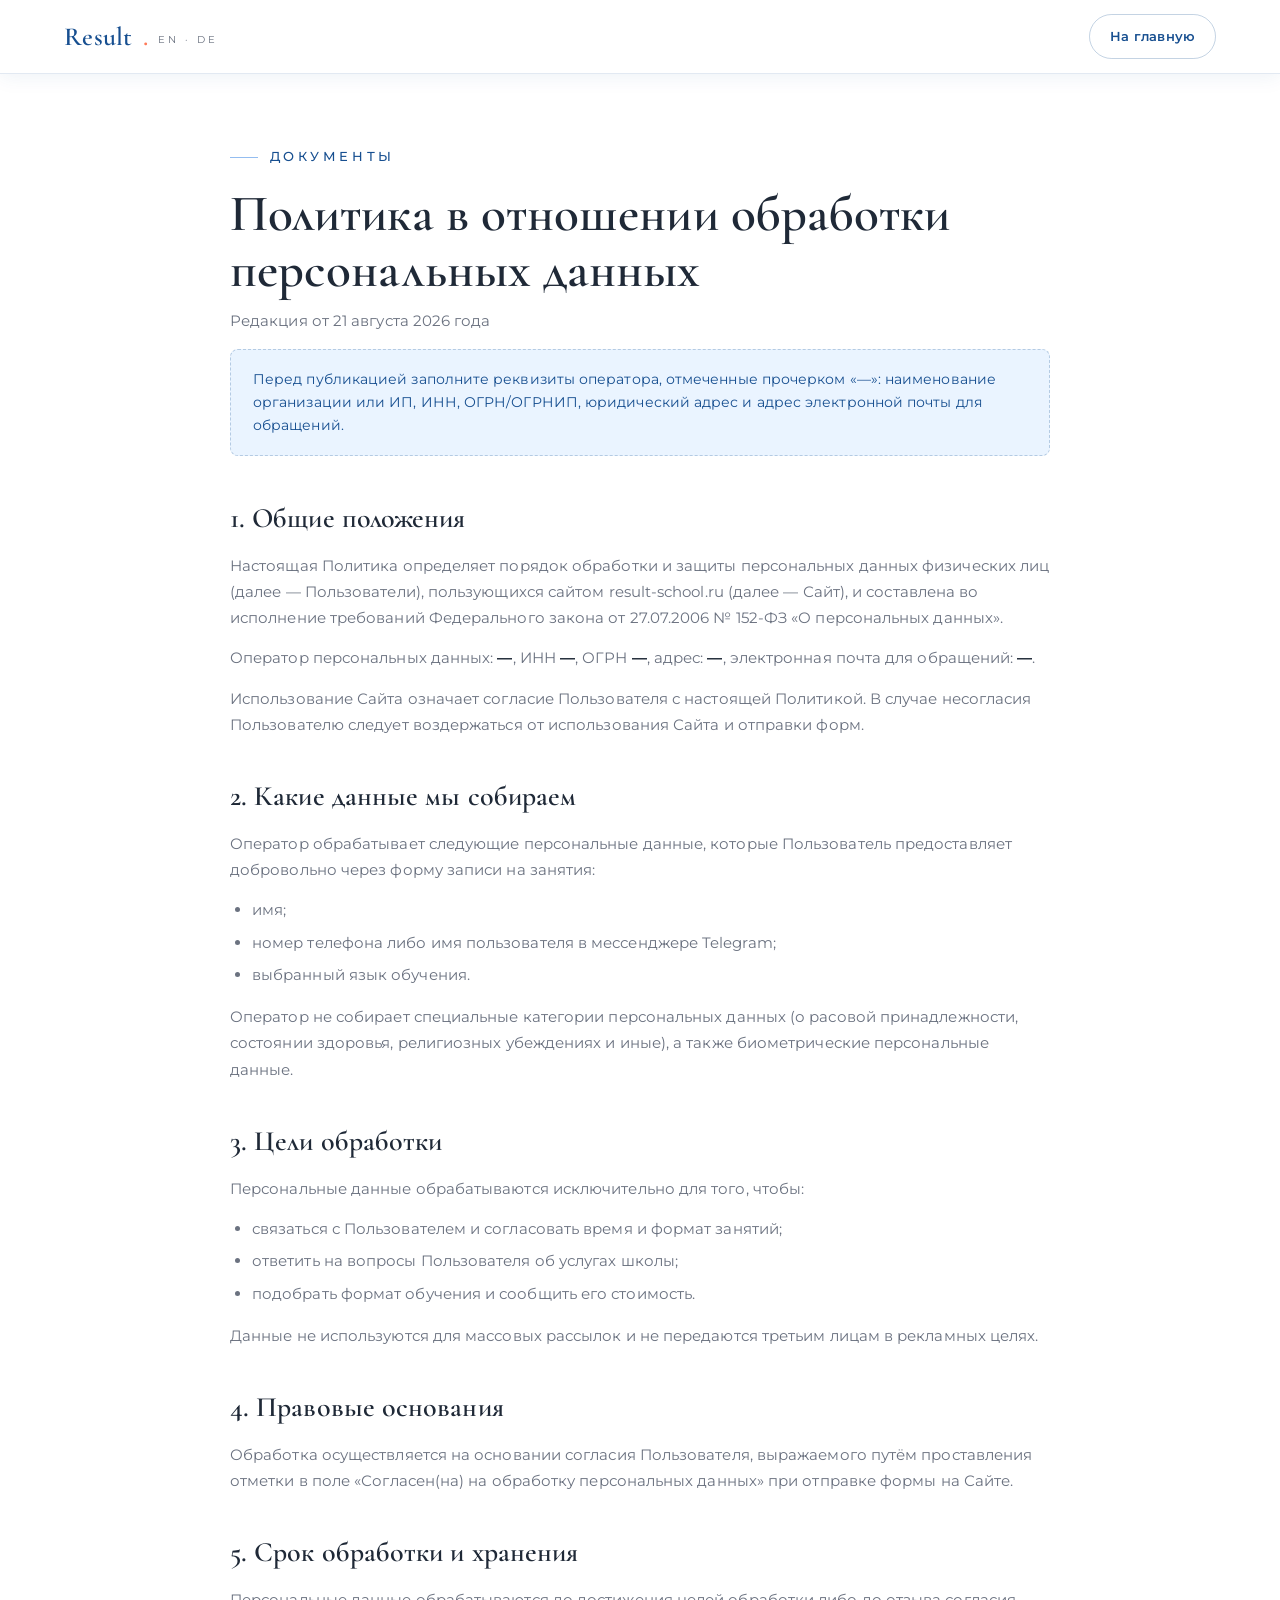
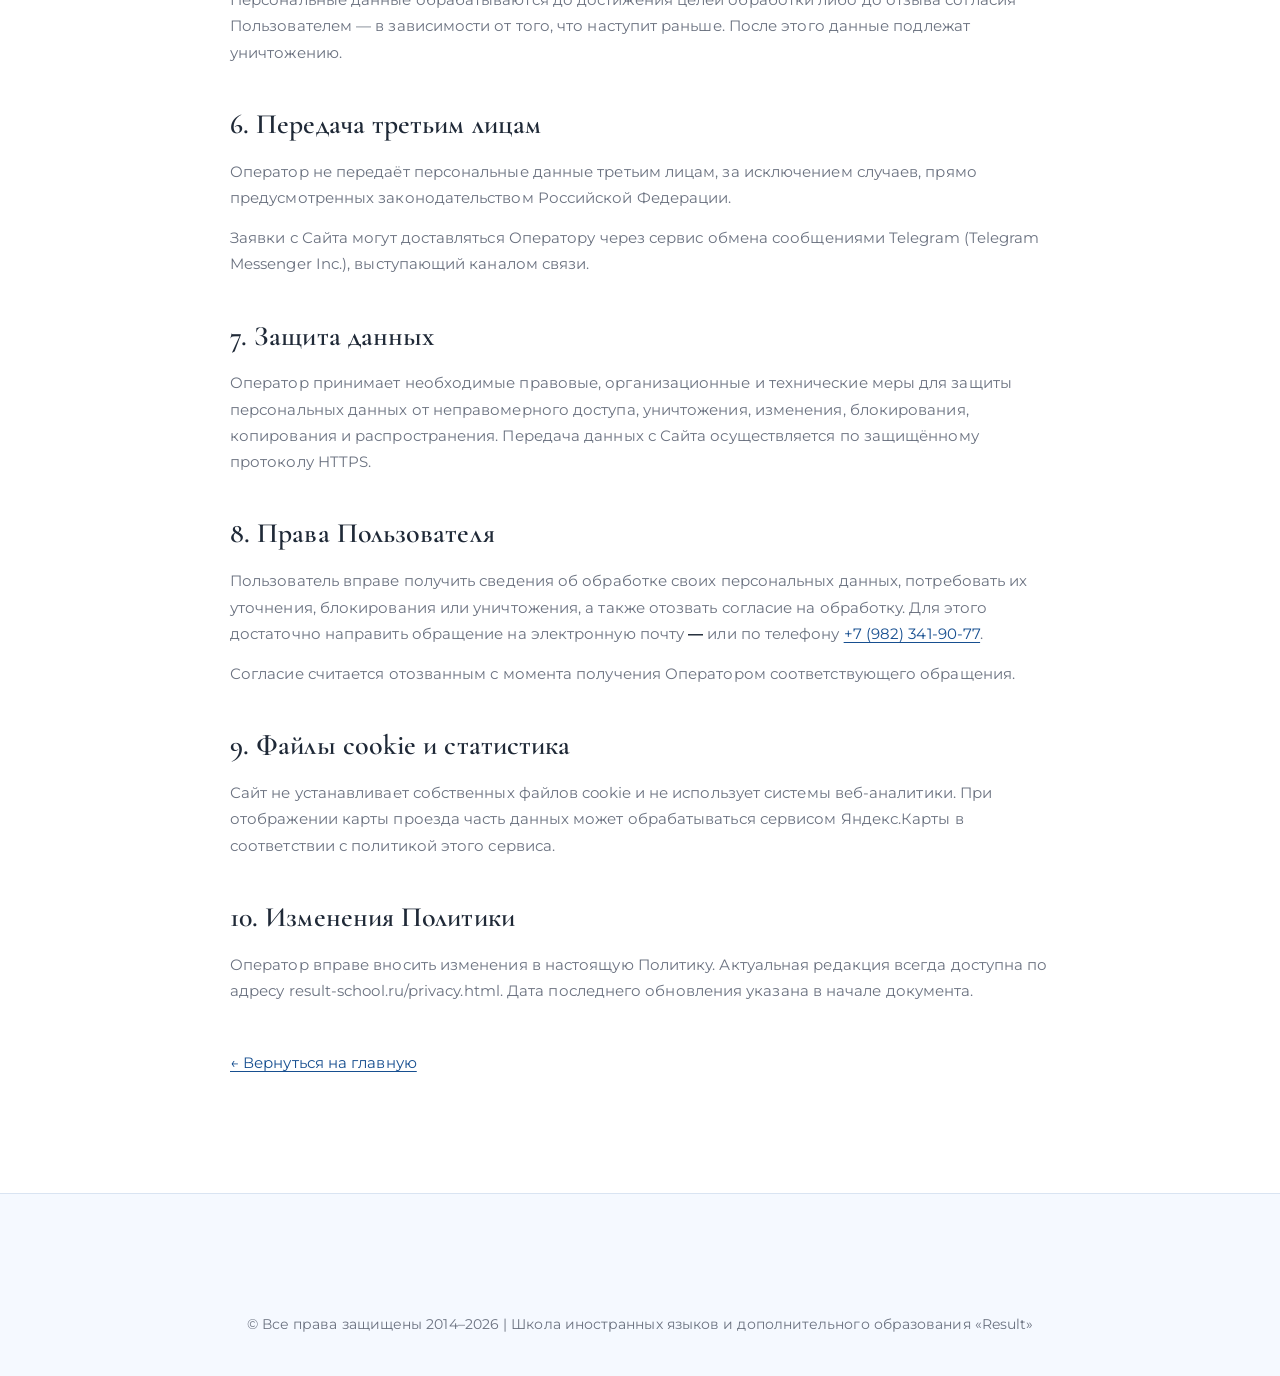
<file: privacy.html>
<!DOCTYPE html>
<html lang="ru">
<head>
<meta charset="UTF-8" />
<meta name="viewport" content="width=device-width, initial-scale=1.0" />
<title>Политика конфиденциальности — Result</title>
<meta name="description" content="Политика в отношении обработки персональных данных школы иностранных языков Result, Магнитогорск." />
<meta name="robots" content="noindex, follow" />
<link rel="icon" type="image/svg+xml" href="data:image/svg+xml,%3Csvg xmlns='http://www.w3.org/2000/svg' viewBox='0 0 32 32'%3E%3Crect width='32' height='32' rx='6' fill='%23174F90'/%3E%3Ctext x='50%25' y='53%25' dominant-baseline='central' text-anchor='middle' font-family='Georgia,serif' font-weight='700' font-size='19' fill='%23ffffff'%3ER%3C/text%3E%3Ccircle cx='24' cy='22' r='2.6' fill='%23FF7A59'/%3E%3C/svg%3E" />
<link rel="preconnect" href="https://fonts.googleapis.com" />
<link rel="preconnect" href="https://fonts.gstatic.com" crossorigin />
<link rel="stylesheet" href="https://fonts.googleapis.com/css2?family=Cormorant+Garamond:ital,wght@0,400;0,500;0,600;0,700;1,400;1,500;1,600&family=Montserrat:wght@300;400;500;600;700;800&display=swap" />
<link rel="stylesheet" href="styles.css?v=20261025c" />
</head>
<body>

<nav class="nav scrolled" id="nav">
  <a href="index.html" class="brand">
    Result<span class="dot">.</span>
    <small>EN · DE</small>
  </a>
  <a href="index.html" class="btn btn-ghost">На главную</a>
</nav>

<main class="legal">
  <div class="wrap">
    <span class="eyebrow">Документы</span>
    <h1 class="legal-title">Политика в отношении обработки персональных данных</h1>
    <p class="legal-date">Редакция от 21 августа 2026 года</p>

    <!-- ЗАПОЛНИТЬ: полное наименование, ИНН/ОГРН и юридический адрес оператора -->
    <div class="legal-fill">
      Перед публикацией заполните реквизиты оператора, отмеченные прочерком «—»:
      наименование организации или ИП, ИНН, ОГРН/ОГРНИП, юридический адрес и адрес
      электронной почты для обращений.
    </div>

    <h2>1. Общие положения</h2>
    <p>Настоящая Политика определяет порядок обработки и защиты персональных данных
    физических лиц (далее — Пользователи), пользующихся сайтом result-school.ru
    (далее — Сайт), и составлена во исполнение требований Федерального закона
    от 27.07.2006 № 152-ФЗ «О персональных данных».</p>

    <p>Оператор персональных данных: <b>—</b>, ИНН <b>—</b>, ОГРН <b>—</b>,
    адрес: <b>—</b>, электронная почта для обращений: <b>—</b>.</p>

    <p>Использование Сайта означает согласие Пользователя с настоящей Политикой.
    В случае несогласия Пользователю следует воздержаться от использования Сайта
    и отправки форм.</p>

    <h2>2. Какие данные мы собираем</h2>
    <p>Оператор обрабатывает следующие персональные данные, которые Пользователь
    предоставляет добровольно через форму записи на занятия:</p>
    <ul>
      <li>имя;</li>
      <li>номер телефона либо имя пользователя в мессенджере Telegram;</li>
      <li>выбранный язык обучения.</li>
    </ul>
    <p>Оператор не собирает специальные категории персональных данных
    (о расовой принадлежности, состоянии здоровья, религиозных убеждениях и иные),
    а также биометрические персональные данные.</p>

    <h2>3. Цели обработки</h2>
    <p>Персональные данные обрабатываются исключительно для того, чтобы:</p>
    <ul>
      <li>связаться с Пользователем и согласовать время и формат занятий;</li>
      <li>ответить на вопросы Пользователя об услугах школы;</li>
      <li>подобрать формат обучения и сообщить его стоимость.</li>
    </ul>
    <p>Данные не используются для массовых рассылок и не передаются третьим лицам
    в рекламных целях.</p>

    <h2>4. Правовые основания</h2>
    <p>Обработка осуществляется на основании согласия Пользователя, выражаемого
    путём проставления отметки в поле «Согласен(на) на обработку персональных
    данных» при отправке формы на Сайте.</p>

    <h2>5. Срок обработки и хранения</h2>
    <p>Персональные данные обрабатываются до достижения целей обработки либо
    до отзыва согласия Пользователем — в зависимости от того, что наступит раньше.
    После этого данные подлежат уничтожению.</p>

    <h2>6. Передача третьим лицам</h2>
    <p>Оператор не передаёт персональные данные третьим лицам, за исключением
    случаев, прямо предусмотренных законодательством Российской Федерации.</p>
    <p>Заявки с Сайта могут доставляться Оператору через сервис обмена сообщениями
    Telegram (Telegram Messenger Inc.), выступающий каналом связи.</p>

    <h2>7. Защита данных</h2>
    <p>Оператор принимает необходимые правовые, организационные и технические меры
    для защиты персональных данных от неправомерного доступа, уничтожения,
    изменения, блокирования, копирования и распространения. Передача данных с Сайта
    осуществляется по защищённому протоколу HTTPS.</p>

    <h2>8. Права Пользователя</h2>
    <p>Пользователь вправе получить сведения об обработке своих персональных данных,
    потребовать их уточнения, блокирования или уничтожения, а также отозвать согласие
    на обработку. Для этого достаточно направить обращение на электронную почту
    <b>—</b> или по телефону <a href="tel:+79823419077">+7 (982) 341-90-77</a>.</p>
    <p>Согласие считается отозванным с момента получения Оператором соответствующего
    обращения.</p>

    <h2>9. Файлы cookie и статистика</h2>
    <p>Сайт не устанавливает собственных файлов cookie и не использует системы
    веб-аналитики. При отображении карты проезда часть данных может обрабатываться
    сервисом Яндекс.Карты в соответствии с политикой этого сервиса.</p>

    <h2>10. Изменения Политики</h2>
    <p>Оператор вправе вносить изменения в настоящую Политику. Актуальная редакция
    всегда доступна по адресу result-school.ru/privacy.html. Дата последнего
    обновления указана в начале документа.</p>

    <p class="legal-back"><a href="index.html">← Вернуться на главную</a></p>
  </div>
</main>

<footer class="footer">
  <div class="wrap">
    <div class="footer-bottom" style="margin-top:0;border-top:none;">
      <span>© Все права защищены 2014–2026 | Школа иностранных языков и дополнительного образования «Result»</span>
    </div>
  </div>
</footer>

</body>
</html>
</file>
<file: styles.css>
/* ============================================================
   RESULT — школа английского и немецкого
   Светлая синяя тема: Cormorant Garamond (заголовки) + Montserrat (текст)
   ============================================================ */

/* Шрифты подключены через <link> в <head> каждой страницы:
   @import здесь создавал лишнее звено в цепочке загрузки. */

/* ---------- Токены ---------- */
:root {
  /* Синяя шкала */
  --blue-800: #174F90;
  --blue-600: #2A7DE1;
  --blue-400: #3BC8F5;
  --blue-100: #EAF4FF;
  --blue-50:  #F5F9FF;

  /* Нейтральные */
  --gray-900: #1F2937;
  --gray-700: #374151;
  --gray-500: #6B7280;
  --gray-300: #D1D5DB;
  --gray-100: #F3F4F6;
  --white:    #FFFFFF;

  /* Акцент CTA */
  --coral: #FF7A59;

  /* Семантика */
  --bg:          var(--white);
  --bg-alt:      var(--blue-50);
  --fg:          var(--gray-900);
  --muted:       var(--gray-500);
  --faint:       var(--gray-300);
  --line:        rgba(23, 79, 144, 0.12);
  --line-strong: rgba(23, 79, 144, 0.25);

  /* Типографика */
  --display: "Cormorant Garamond", Georgia, "Times New Roman", serif;
  --sans:    "Montserrat", system-ui, -apple-system, sans-serif;

  /* Геометрия */
  --maxw:   1320px;
  --pad:    clamp(20px, 5vw, 80px);
  --radius: 8px;

  /* Кривые */
  --ease-out:  cubic-bezier(0.16, 1, 0.3, 1);
  --ease-soft: cubic-bezier(0.4, 0, 0.2, 1);
}

/* ---------- Сброс ---------- */
*, *::before, *::after { box-sizing: border-box; margin: 0; padding: 0; }
html { scroll-behavior: smooth; -webkit-text-size-adjust: 100%; }

body {
  background: var(--bg);
  color: var(--fg);
  font-family: var(--sans);
  font-weight: 400;
  line-height: 1.6;
  letter-spacing: 0.005em;
  overflow-x: hidden;   /* запас: clip знает Safari только с 16 */
  overflow-x: clip;
  -webkit-font-smoothing: antialiased;
  text-rendering: optimizeLegibility;
}

img, svg { display: block; max-width: 100%; }
a { color: inherit; text-decoration: none; }
button { font-family: inherit; cursor: pointer; border: none; background: none; color: inherit; }
::selection { background: var(--blue-400); color: var(--white); }

/* ---------- Фокус с клавиатуры ----------
   Раньше видимый фокус был только у полей формы, и человек, идущий
   по сайту с Tab, не понимал, где находится. :focus-visible срабатывает
   на клавиатуру, но не на клик мышью — рамка не мешает обычным посетителям. */
:focus-visible {
  outline: 3px solid var(--blue-600);
  outline-offset: 3px;
  border-radius: 4px;
}
.btn:focus-visible { outline-offset: 4px; }
.field input:focus-visible,
.field select:focus-visible,
.consent input:focus-visible { outline-color: var(--blue-400); }

/* ---------- Ссылка «к содержимому» ---------- */
.skip-link {
  position: absolute;
  left: 16px; top: -100px;
  z-index: 200;
  background: var(--blue-800);
  color: var(--white);
  font-size: 14px; font-weight: 600;
  padding: 12px 20px;
  border-radius: 0 0 var(--radius) var(--radius);
  transition: top 0.2s var(--ease-out);
}
.skip-link:focus { top: 0; }

/* ---------- Утилиты ---------- */
.wrap { width: 100%; max-width: var(--maxw); margin-inline: auto; padding-inline: var(--pad); }

.eyebrow {
  font-family: var(--sans);
  font-size: clamp(11px, 1vw, 13px);
  font-weight: 500;
  letter-spacing: 0.28em;
  text-transform: uppercase;
  color: var(--blue-800);
  display: inline-flex;
  align-items: center;
  gap: 0.9em;
}
.eyebrow::before {
  content: "";
  width: 28px; height: 1px;
  background: var(--blue-600);
  opacity: 0.5;
}

.serif   { font-family: var(--display); }
.italic  { font-style: italic; }
.accent  { color: var(--blue-600); }

section { position: relative; z-index: 2; }

/* ============================================================
   НАВИГАЦИЯ
   ============================================================ */
.nav {
  position: fixed;
  top: 0; left: 0; right: 0;
  z-index: 100;
  display: flex;
  align-items: center;
  justify-content: space-between;
  padding: 22px var(--pad);
  transition: padding 0.5s var(--ease-soft), background 0.5s var(--ease-soft), border-color 0.5s, box-shadow 0.5s;
  border-bottom: 1px solid transparent;
}
.nav.scrolled {
  padding: 14px var(--pad);
  background: rgba(255, 255, 255, 0.90);
  -webkit-backdrop-filter: blur(18px) saturate(1.3);
  backdrop-filter: blur(18px) saturate(1.3);
  border-bottom: 1px solid var(--line);
  box-shadow: 0 2px 20px rgba(23, 79, 144, 0.08);
}

.brand {
  display: flex;
  align-items: baseline;
  gap: 10px;
  font-family: var(--display);
  font-weight: 600;
  font-size: 26px;
  letter-spacing: 0.01em;
  color: var(--blue-800);
}
.brand .dot  { color: var(--coral); }
.brand small {
  font-family: var(--sans);
  font-size: 10px;
  letter-spacing: 0.3em;
  color: var(--gray-500);
  text-transform: uppercase;
  font-weight: 400;
  transform: translateY(-2px);
}

.nav-links {
  display: flex;
  align-items: center;
  gap: clamp(18px, 2.4vw, 40px);
}
.nav-links a {
  font-size: 13px;
  font-weight: 500;
  color: var(--gray-700);
  letter-spacing: 0.02em;
  position: relative;
  transition: color 0.3s;
}
.nav-links a::after {
  content: "";
  position: absolute;
  left: 0; bottom: -6px;
  width: 0; height: 2px;
  background: var(--blue-600);
  border-radius: 2px;
  transition: width 0.4s var(--ease-out);
}
.nav-links a:hover { color: var(--blue-800); }
.nav-links a:hover::after { width: 100%; }

.btn {
  display: inline-flex;
  align-items: center;
  gap: 0.7em;
  font-family: var(--sans);
  font-weight: 600;
  font-size: 13px;
  letter-spacing: 0.02em;
  padding: 0.85em 1.5em;
  border-radius: 100px;
  transition: transform 0.35s var(--ease-out), background 0.35s, color 0.35s, box-shadow 0.35s;
  white-space: nowrap;
}
.btn-primary {
  background: var(--blue-800);
  color: var(--white);
  box-shadow: 0 6px 24px -6px rgba(23, 79, 144, 0.40);
}
.btn-primary:hover {
  transform: translateY(-2px);
  background: var(--blue-600);
  box-shadow: 0 12px 32px -8px rgba(42, 125, 225, 0.50);
}
.btn-ghost {
  border: 1.5px solid var(--line-strong);
  color: var(--blue-800);
  background: transparent;
}
.btn-ghost:hover {
  transform: translateY(-2px);
  border-color: var(--blue-600);
  color: var(--blue-600);
  background: var(--blue-50);
}
.btn .arr { transition: transform 0.35s var(--ease-out); }
.btn:hover .arr { transform: translateX(4px); }

.nav-burger { display: none; flex-direction: column; gap: 5px; padding: 8px; }
.nav-burger span {
  width: 24px; height: 2px; background: var(--gray-900); border-radius: 2px;
  transition: transform 0.3s var(--ease-out), opacity 0.2s;
}
.nav-burger.open span:nth-child(1) { transform: translateY(7px) rotate(45deg); }
.nav-burger.open span:nth-child(2) { opacity: 0; }
.nav-burger.open span:nth-child(3) { transform: translateY(-7px) rotate(-45deg); }

/* ---------- Мобильное меню ---------- */
/* display:flex ниже перебил бы атрибут hidden — гасим явно */
.mobile-menu[hidden] { display: none; }
@media (min-width: 861px) { .mobile-menu { display: none !important; } }
.mobile-menu {
  position: fixed;
  top: 0; left: 0; right: 0; bottom: 0;
  z-index: 99;
  display: flex; flex-direction: column;
  gap: 4px;
  padding: 96px var(--pad) 40px;
  background: rgba(255, 255, 255, 0.98);
  -webkit-backdrop-filter: blur(20px);
  backdrop-filter: blur(20px);
  overflow-y: auto;
  animation: menuIn 0.32s var(--ease-out) both;
}
@keyframes menuIn { from { opacity: 0; transform: translateY(-10px); } to { opacity: 1; transform: none; } }
.mobile-menu > a {
  font-family: var(--display);
  font-size: 26px; font-weight: 600;
  color: var(--gray-900);
  padding: 12px 0;
  border-bottom: 1px solid var(--line);
}
.mobile-menu > a:active { color: var(--blue-800); }
.mobile-menu-cta {
  border-bottom: none !important;
  align-self: flex-start;
  margin-top: 26px;
  font-family: var(--sans) !important;
  font-size: 13px !important;
  color: var(--white) !important;
}
.mobile-menu-contacts { display: flex; flex-wrap: wrap; gap: 10px 24px; margin-top: 26px; }
.mobile-menu-contacts a { font-size: 15px; font-weight: 500; color: var(--blue-800); }
/* position:fixed, а не overflow:hidden — в iOS Safari второе не держит
   прокрутку и фон продолжает ехать под открытым меню. Позицию скрипт
   запоминает и возвращает при закрытии. */
body.menu-open {
  position: fixed;
  left: 0; right: 0;
  width: 100%;
  overflow: hidden;
}

/* ============================================================
   HERO
   ============================================================ */
.hero {
  position: relative;
  min-height: 100vh;   /* запас для Safari < 15.4, не знающего svh */
  min-height: 100svh;
  display: flex;
  flex-direction: column;
  justify-content: center;
  padding: 140px var(--pad) 80px;
  overflow: hidden;
  background: linear-gradient(150deg, var(--blue-50) 0%, var(--white) 55%, var(--blue-100) 100%);
}

.hero-glow {
  position: absolute;
  inset: -20%;
  z-index: 0;
  pointer-events: none;
}
.hero-glow span {
  position: absolute;
  border-radius: 50%;
  filter: blur(90px);
  will-change: transform;
}
.glow-1 { width: 55vw; height: 55vw; top: -8%; left: -8%;  background: radial-gradient(circle, rgba(59, 200, 245, 0.20), transparent 68%); }
.glow-2 { width: 40vw; height: 40vw; bottom: -10%; right: 0; background: radial-gradient(circle, rgba(42, 125, 225, 0.18), transparent 70%); }
.glow-3 { width: 30vw; height: 30vw; top: 38%; left: 46%;  background: radial-gradient(circle, rgba(23, 79, 144, 0.12), transparent 72%); }


.hero-inner { position: relative; z-index: 3; width: 100%; max-width: var(--maxw); margin-inline: auto; }
.hero-eyebrow { margin-bottom: clamp(22px, 3vw, 38px); opacity: 0; transform: translateY(20px); }

.hero-title {
  font-family: var(--display);
  font-weight: 500;
  font-size: clamp(40px, 8.2vw, 130px);
  line-height: 0.96;
  letter-spacing: -0.015em;
  margin-bottom: clamp(28px, 3.5vw, 48px);
  color: var(--gray-900);
}
.hero-title .line { display: block; overflow: hidden; white-space: nowrap; }
.hero-title .line > span { display: inline-block; transform: translateY(110%); }
.hero-title .lead-line {
  font-size: 0.34em;
  font-style: italic;
  font-weight: 500;
  color: var(--gray-500);
  letter-spacing: 0.01em;
  margin-bottom: 0.35em;
  line-height: 1.1;
}
.hero-title .big { font-weight: 600; }
.hero-title em { font-style: italic; color: var(--blue-600); font-weight: 500; }


.hero-bottom {
  display: flex;
  align-items: flex-end;
  justify-content: space-between;
  gap: 40px;
  flex-wrap: wrap;
  margin-top: clamp(10px, 2vw, 24px);
}
.hero-lead {
  max-width: 46ch;
  font-size: clamp(15px, 1.35vw, 19px);
  color: var(--gray-700);
  line-height: 1.7;
  opacity: 0;
  transform: translateY(20px);
}
.hero-lead b { color: var(--gray-900); font-weight: 600; }
.hero-cta {
  display: flex;
  gap: 14px;
  flex-wrap: wrap;
  opacity: 0;
  transform: translateY(20px);
}

.scroll-cue {
  position: absolute;
  bottom: 28px; left: 50%;
  transform: translateX(-50%);
  z-index: 3;
  display: flex;
  flex-direction: column;
  align-items: center;
  gap: 10px;
  font-family: var(--sans);
  font-size: 10px;
  letter-spacing: 0.3em;
  text-transform: uppercase;
  color: var(--faint);
}
.scroll-cue .track { width: 1px; height: 46px; background: var(--line-strong); position: relative; overflow: hidden; }
.scroll-cue .track::after {
  content: "";
  position: absolute; top: -50%; left: 0;
  width: 100%; height: 50%;
  background: var(--blue-600);
  animation: scrollDot 2s var(--ease-soft) infinite;
}
@keyframes scrollDot { 0% { top: -50%; } 100% { top: 100%; } }

/* ============================================================
   МАРКИЗА
   ============================================================ */
.marquee {
  position: relative;
  z-index: 2;
  overflow: hidden;
  border-top: 1px solid var(--line);
  border-bottom: 1px solid var(--line);
  padding: clamp(16px, 2vw, 26px) 0;
  background: var(--blue-100);
}
.marquee-track {
  display: flex;
  gap: 3.5rem;
  width: max-content;
  /* длительность пропорциональна длине ленты: было 6 фраз за 38s,
     стало 15 — иначе строка поехала бы в 2,5 раза быстрее */
  animation: marquee 95s linear infinite;
}
.marquee:hover .marquee-track { animation-play-state: paused; }
.marquee-track span {
  font-family: var(--display);
  font-size: clamp(22px, 2.6vw, 38px);
  font-style: italic;
  color: var(--blue-800);
  display: inline-flex;
  align-items: center;
  gap: 3.5rem;
  white-space: nowrap;
}
.marquee-track span::after { content: "✺"; font-style: normal; color: var(--blue-400); font-size: 0.6em; }
@keyframes marquee { to { transform: translateX(-50%); } }

/* ============================================================
   ОБЩИЕ ЗАГОЛОВКИ СЕКЦИЙ
   ============================================================ */
.section { padding: clamp(90px, 12vw, 180px) 0; }
.section-head { margin-bottom: clamp(50px, 6vw, 90px); max-width: 880px; }
.section-title {
  font-family: var(--display);
  font-weight: 500;
  font-size: clamp(34px, 5.5vw, 86px);
  line-height: 1.0;
  letter-spacing: -0.01em;
  margin-top: 26px;
  text-wrap: balance;
  color: var(--gray-900);
}
.section-title em { font-style: italic; color: var(--blue-600); }
.section-sub { margin-top: 24px; color: var(--gray-500); font-size: clamp(15px, 1.3vw, 18px); max-width: 56ch; }

/* ============================================================
   ИНТРО / МАНИФЕСТ
   ============================================================ */
.intro { padding: clamp(80px, 11vw, 160px) 0; background: var(--white); }
.intro-statement {
  font-family: var(--display);
  font-weight: 400;
  font-size: clamp(28px, 4.6vw, 64px);
  line-height: 1.12;
  letter-spacing: -0.01em;
  max-width: 24ch;
  text-wrap: balance;
  color: var(--gray-900);
}
.intro-statement .w { display: inline-block; opacity: 0.18; transition: opacity 0.5s var(--ease-soft); }
.intro-statement em { font-style: italic; color: var(--blue-600); }
.intro-grid {
  display: grid;
  grid-template-columns: 1.2fr 1fr;
  gap: clamp(40px, 6vw, 100px);
  align-items: end;
}
.intro-side { color: var(--gray-500); font-size: 16px; line-height: 1.8; max-width: 40ch; }
.intro-side p + p { margin-top: 1.2em; }

/* Возрастной охват — школа берёт и дошкольников, и пенсионеров */
.audience {
  display: flex; align-items: center; flex-wrap: wrap;
  gap: 16px 26px;
  margin-top: clamp(36px, 4vw, 56px);
}
.audience-label {
  font-family: var(--sans); font-size: 11px;
  letter-spacing: 0.2em; text-transform: uppercase;
  color: var(--blue-800);
}
.audience-pills { display: flex; flex-wrap: wrap; gap: 10px; }
.audience-pills span {
  font-size: 14px; color: var(--gray-500);
  background: #fff;
  border: 1.5px solid var(--line);
  border-radius: 100px;
  padding: 8px 17px;
  transition: border-color 0.3s, color 0.3s;
}
.audience-pills span:hover { border-color: var(--blue-400); color: var(--gray-900); }

/* ============================================================
   ЯЗЫКИ
   ============================================================ */
.langs { background: var(--blue-50); border-top: 1px solid var(--line); border-bottom: 1px solid var(--line); }
.lang-grid {
  display: grid;
  grid-template-columns: 1fr 1fr;
  gap: 1px;
  background: var(--line);
  border: 1px solid var(--line);
  border-radius: var(--radius);
  overflow: hidden;
}
.lang-card {
  position: relative;
  background: var(--white);
  padding: clamp(34px, 4vw, 64px);
  min-height: clamp(380px, 42vw, 560px);
  display: flex;
  flex-direction: column;
  justify-content: space-between;
  overflow: hidden;
  transition: background 0.6s;
}
.lang-card:hover { background: var(--blue-50); }
.lang-card .flag-word {
  position: absolute;
  bottom: -0.18em; right: clamp(10px, 2vw, 30px);
  font-family: var(--display);
  font-weight: 700;
  font-size: clamp(140px, 22vw, 340px);
  line-height: 0.8;
  color: var(--blue-100);
  pointer-events: none;
  transition: transform 0.8s var(--ease-out), color 0.6s;
  z-index: 0;
}
.lang-card:hover .flag-word { transform: translateY(-8px) scale(1.02); }
.lang-card > * { position: relative; z-index: 1; }
.lang-tag  { font-family: var(--sans); font-size: 12px; letter-spacing: 0.25em; text-transform: uppercase; color: var(--blue-800); }
.lang-name { font-family: var(--display); font-weight: 600; font-size: clamp(40px, 6vw, 88px); line-height: 1; margin-top: 16px; color: var(--gray-900); }
.lang-name span { display: block; font-size: 0.42em; font-style: italic; font-weight: 400; color: var(--gray-500); margin-top: 8px; letter-spacing: 0.04em; }
.lang-desc { max-width: 34ch; color: var(--gray-500); font-size: 15px; line-height: 1.65; }
.lang-link { display: inline-flex; align-items: center; gap: 0.6em; font-weight: 600; font-size: 14px; color: var(--blue-800); margin-top: 28px; }
.lang-link .arr { transition: transform 0.35s var(--ease-out); }
.lang-card:hover .lang-link .arr { transform: translateX(5px); }

/* ============================================================
   ЛЕСТНИЦА УРОВНЕЙ A1 → C1
   ============================================================ */
.path { overflow: hidden; background: var(--white); }
.stairs {
  display: grid;
  grid-template-columns: repeat(5, 1fr);
  gap: clamp(8px, 1.2vw, 18px);
  align-items: end;
  margin-top: clamp(40px, 5vw, 70px);
  min-height: clamp(340px, 40vw, 540px);
}
.step {
  position: relative;
  border: 1.5px solid var(--line);
  border-radius: var(--radius);
  padding: clamp(18px, 1.8vw, 28px);
  display: flex;
  flex-direction: column;
  justify-content: flex-end;
  gap: 10px;
  background: linear-gradient(180deg, var(--blue-50), var(--white));
  overflow: hidden;
  transform: translateY(40px);
  opacity: 0;
  transition: transform 0.8s var(--ease-out), opacity 0.8s var(--ease-out), border-color 0.6s;
}
.step.in { transform: translateY(0); opacity: 1; }
.step::before {
  content: "";
  position: absolute; left: 0; bottom: 0; right: 0;
  height: 0%;
  background: linear-gradient(180deg, var(--blue-400), var(--blue-600));
  opacity: 0.09;
  transition: height 1s var(--ease-out);
}
.step.in::before { height: 100%; }
/* Нижние ступени были ниже собственного содержимого, поэтому A1 и A2
   фактически сравнялись по высоте. Отсчёт начинается выше содержимого. */
.step:nth-child(1) { min-height: 50%; }
.step:nth-child(2) { min-height: 62%; }
.step:nth-child(3) { min-height: 74%; }
.step:nth-child(4) { min-height: 87%; }
.step:nth-child(5) { min-height: 100%; }
.step:hover { border-color: var(--blue-400); }
.step > * { position: relative; z-index: 1; }
.step-code { font-family: var(--display); font-weight: 700; font-size: clamp(38px, 5vw, 80px); line-height: 0.9; letter-spacing: -0.02em; color: var(--blue-800); }
.step:nth-child(5) .step-code { color: var(--coral); }
.step-name { font-family: var(--sans); font-size: 11px; letter-spacing: 0.18em; text-transform: uppercase; color: var(--blue-800); }
/* Описания разной длины: у A2 текст переносится на 4 строки, у остальных
   на 3. Содержимое прижато к низу, поэтому лишняя строка поднимала букву
   выше соседних. Резервируем место под 4 строки — буквы встают в один ряд. */
.step-desc {
  font-size: 13px; color: var(--gray-500); line-height: 1.45;
  max-width: 22ch;
  min-height: 5.8em;   /* 4 строки × 1.45 */
}
.path-foot {
  display: flex;
  align-items: center;
  justify-content: space-between;
  gap: 24px; flex-wrap: wrap;
  margin-top: clamp(36px, 4vw, 56px);
  padding-top: 28px;
  border-top: 1px solid var(--line);
}
.path-foot p { font-family: var(--display); font-style: italic; font-size: clamp(20px, 2.4vw, 32px); color: var(--blue-800); }

/* ============================================================
   МЕТОД / ПОЧЕМУ RESULT
   ============================================================ */
.method { background: var(--blue-50); border-top: 1px solid var(--line); }
.feat-grid { display: grid; grid-template-columns: repeat(3, 1fr); gap: clamp(20px, 2.4vw, 36px); }
.feat {
  border: 1.5px solid var(--line);
  border-radius: var(--radius);
  padding: clamp(28px, 2.8vw, 42px);
  background: var(--white);
  transition: transform 0.5s var(--ease-out), border-color 0.5s, box-shadow 0.5s;
}
.feat:hover { transform: translateY(-6px); border-color: var(--blue-400); box-shadow: 0 12px 40px rgba(23, 79, 144, 0.10); }
.feat-no    { font-family: var(--sans); font-size: 13px; color: var(--blue-800); letter-spacing: 0.2em; }
.feat-title { font-family: var(--display); font-weight: 600; font-size: clamp(24px, 2.4vw, 34px); margin-top: 20px; line-height: 1.1; color: var(--gray-900); }
.feat-text  { margin-top: 14px; color: var(--gray-500); font-size: 15px; line-height: 1.7; }

/* ============================================================
   ПРЕПОДАВАТЕЛИ
   ============================================================ */
.team-grid { display: grid; grid-template-columns: repeat(3, 1fr); gap: clamp(18px, 2vw, 32px); }
.teacher { position: relative; }
.teacher .ph { aspect-ratio: 3/4; border-radius: var(--radius); overflow: hidden; }
/* ФИО целиком по центру карточки: раньше имя жалось влево,
   а языки — вправо, и с полными ФИО это разъезжалось */
.teacher-meta {
  display: flex; flex-direction: column; align-items: center;
  text-align: center;
  gap: 10px; margin-top: 18px; padding-bottom: 16px;
  border-bottom: 1.5px solid var(--line);
  transition: border-color 0.4s;
}
.teacher:hover .teacher-meta { border-color: var(--blue-400); }
.teacher-name { font-family: var(--display); font-weight: 600; font-size: clamp(22px, 1.8vw, 28px); line-height: 1.05; color: var(--gray-900); }
.teacher-name span { display: block; font-family: var(--sans); font-size: 13px; font-weight: 500; color: var(--gray-500); margin-top: 8px; letter-spacing: 0.02em; }
.teacher-lang { font-family: var(--sans); font-size: 11px; letter-spacing: 0.16em; color: var(--blue-800); white-space: nowrap; }

.ph {
  position: relative;
  background-color: var(--blue-100);
  background-image: repeating-linear-gradient(135deg, rgba(23, 79, 144, 0.08) 0 2px, transparent 2px 11px);
  display: flex; align-items: center; justify-content: center; overflow: hidden;
}
.ph::after {
  content: attr(data-label);
  font-family: var(--sans); font-size: 10px;
  letter-spacing: 0.18em; text-transform: uppercase;
  color: var(--blue-600);
  padding: 6px 12px;
  border: 1px dashed var(--line-strong);
  border-radius: 100px;
  background: rgba(255, 255, 255, 0.85);
  text-align: center; max-width: 80%;
}
.ph.has-photo { background-image: none; }
.ph.has-photo::after { content: none; }
.ph img { width: 100%; height: 100%; object-fit: cover; display: block; }

/* фото «оседает» из лёгкого зума, когда карточка появляется */
.teacher .ph img { transform: scale(1.08); transition: transform 1.4s var(--ease-out); }
.teacher.in .ph img { transform: scale(1); }
.no-anim .teacher .ph img { transform: none !important; transition: none !important; }

.teacher .ph { transition: transform 0.7s var(--ease-out); }
.teacher:hover .ph { transform: scale(1.012); }
/* ============================================================
   ФОТО И ВИДЕО ШКОЛЫ
   ============================================================ */
.gallery { background: var(--white); }

/* ---------- видеоэкскурсия ---------- */
.tour {
  display: grid;
  grid-template-columns: minmax(240px, 300px) 1fr;
  gap: clamp(24px, 3.5vw, 56px);
  align-items: center;
  margin-bottom: clamp(36px, 4.5vw, 64px);
}
.tour-player {
  border-radius: var(--radius);
  overflow: hidden;
  background: var(--blue-800);
  box-shadow: 0 18px 50px rgba(23, 79, 144, 0.16);
}
.tour-video {
  display: block;
  width: 100%;
  height: auto;
  aspect-ratio: 9 / 16;
  background: var(--blue-800);
}
.tour-title {
  font-family: var(--display);
  font-weight: 600;
  font-size: clamp(24px, 2.6vw, 38px);
  line-height: 1.2;
  color: var(--gray-900);
  margin: 10px 0 14px;
}
.tour-title em { font-style: italic; color: var(--blue-600); }
.tour-text p { font-size: 15px; line-height: 1.75; color: var(--gray-500); max-width: 52ch; }

@media (max-width: 760px) {
  .tour { grid-template-columns: 1fr; justify-items: center; text-align: center; }
  .tour-player { max-width: 280px; }
  .tour-text p { margin-inline: auto; }
}

/* ---------- альбомы ---------- */
.album { margin-top: clamp(34px, 4vw, 60px); }
.album-head {
  display: grid;
  grid-template-columns: auto 1fr;
  gap: 2px 14px;
  align-items: baseline;
  margin-bottom: clamp(14px, 1.6vw, 22px);
}
.album-num {
  font-family: var(--display);
  font-size: 15px;
  font-weight: 700;
  color: var(--blue-400);
  letter-spacing: 0.06em;
}
.album-title {
  font-family: var(--display);
  font-weight: 600;
  font-size: clamp(21px, 2vw, 30px);
  line-height: 1.2;
  color: var(--gray-900);
  margin: 0;
}
.album-sub {
  grid-column: 2;
  margin: 0;
  font-size: 14px;
  line-height: 1.6;
  color: var(--gray-500);
  max-width: 62ch;
}

/* ---------- сетка снимков ----------
   Четыре колонки, первый кадр группы занимает 2x2 клетки, остальные
   четыре — по одной. Ровно два ряда без пустот, и в группе появляется
   главный снимок вместо череды одинаковых плиток. */
.shots {
  list-style: none;
  margin: 0;
  padding: 0;
  display: grid;
  grid-template-columns: repeat(4, 1fr);
  gap: clamp(8px, 0.9vw, 14px);
}
.shot-item { aspect-ratio: 3 / 4; }
.shot-item.feature { grid-column: span 2; grid-row: span 2; }

.shot {
  display: block;
  width: 100%;
  height: 100%;
  padding: 0;
  border: 0;
  margin: 0;
  background: var(--blue-50);
  border-radius: var(--radius);
  overflow: hidden;
  cursor: zoom-in;
  position: relative;
  text-decoration: none;
  color: inherit;
  -webkit-tap-highlight-color: transparent;
}
.shot img {
  width: 100%;
  height: 100%;
  object-fit: cover;
  display: block;
  transition: transform 0.8s var(--ease-out);
}
.shot:hover img,
.shot:focus-visible img { transform: scale(1.05); }
.shot::after {
  content: "";
  position: absolute;
  inset: 0;
  background: rgba(23, 79, 144, 0);
  transition: background 0.4s var(--ease-out);
  pointer-events: none;
}
.shot:hover::after { background: rgba(23, 79, 144, 0.10); }

.shots-hint {
  margin-top: clamp(20px, 2.4vw, 30px);
  text-align: center;
  font-size: 13px;
  color: var(--gray-500);
}

/* планшет и телефон: две колонки, крупный кадр — широкой лентой сверху */
@media (max-width: 860px) {
  .shots { grid-template-columns: repeat(2, 1fr); }
  /* квадрат: 4/3 слишком обрезает вертикальные кадры, 3/4 делает их
     непомерно высокими на телефоне */
  .shot-item.feature { grid-column: span 2; grid-row: span 1; aspect-ratio: 1 / 1; }
}

/* ---------- лайтбокс ---------- */
/* display:flex перебил бы атрибут hidden, поэтому гасим явно */
.lightbox[hidden] { display: none; }
.lightbox {
  position: fixed;
  inset: 0;
  z-index: 200;
  display: flex;
  align-items: center;
  justify-content: center;
  padding: clamp(12px, 3vw, 36px);
  padding-top: calc(clamp(12px, 3vw, 36px) + env(safe-area-inset-top, 0px));
  padding-bottom: calc(clamp(12px, 3vw, 36px) + env(safe-area-inset-bottom, 0px));
}
.lb-backdrop {
  position: absolute;
  inset: 0;
  background: rgba(11, 34, 63, 0.92);
  -webkit-backdrop-filter: blur(6px);
  backdrop-filter: blur(6px);
}
.lb-panel {
  position: relative;
  max-width: min(1100px, 100%);
  max-height: 100%;
  display: flex;
  flex-direction: column;
  align-items: center;
  gap: 12px;
}
.lb-figure { margin: 0; display: flex; flex-direction: column; align-items: center; gap: 12px; min-height: 0; }
.lb-img {
  display: block;
  max-width: 100%;
  max-height: 78vh;
  width: auto;
  height: auto;
  border-radius: var(--radius);
  background: var(--blue-800);
  box-shadow: 0 24px 70px rgba(0, 0, 0, 0.45);
}
.lb-caption {
  color: rgba(255, 255, 255, 0.88);
  font-size: 14px;
  line-height: 1.5;
  text-align: center;
  max-width: 62ch;
}
.lb-counter {
  color: rgba(255, 255, 255, 0.6);
  font-size: 13px;
  font-variant-numeric: tabular-nums;
}
.lb-btn {
  position: absolute;
  display: flex;
  align-items: center;
  justify-content: center;
  width: 48px;
  height: 48px;
  border-radius: 50%;
  border: 1px solid rgba(255, 255, 255, 0.28);
  background: rgba(11, 34, 63, 0.55);
  color: #fff;
  cursor: pointer;
  transition: background 0.25s var(--ease-out), transform 0.15s var(--ease-out);
}
.lb-btn svg { width: 24px; height: 24px; }
.lb-btn:hover { background: rgba(11, 34, 63, 0.9); }
.lb-btn:active { transform: scale(0.94); }
.lb-prev { left: -4px; top: 50%; transform: translateY(-50%); }
.lb-next { right: -4px; top: 50%; transform: translateY(-50%); }
.lb-prev:active, .lb-next:active { transform: translateY(-50%) scale(0.94); }
.lb-close { top: -4px; right: -4px; }

@media (max-width: 700px) {
  .lb-img { max-height: 66vh; }
  .lb-prev { left: 50%; top: auto; bottom: -4px; transform: translateX(calc(-50% - 34px)); }
  .lb-next { right: auto; left: 50%; top: auto; bottom: -4px; transform: translateX(calc(-50% + 34px)); }
  .lb-prev:active { transform: translateX(calc(-50% - 34px)) scale(0.94); }
  .lb-next:active { transform: translateX(calc(-50% + 34px)) scale(0.94); }
  /* крестику нужно место над кадром, иначе он ложится поверх снимка */
  .lb-panel { padding-top: 52px; padding-bottom: 60px; }
  .lb-close { top: 0; right: 0; }
}

body.lb-open { position: fixed; left: 0; right: 0; width: 100%; overflow: hidden; }

@media (prefers-reduced-motion: reduce) {
  .shot img,
  .shot::after,
  .lb-btn { transition: none; }
  .shot:hover img,
  .shot:focus-visible img { transform: none; }
}

/* ============================================================
   ОТЗЫВЫ
   ============================================================ */
.reviews { background: var(--blue-50); border-top: 1px solid var(--line); }
.reviews-grid {
  list-style: none;
  margin: 0;
  padding: 0;
  display: grid;
  grid-template-columns: repeat(3, 1fr);
  gap: clamp(14px, 1.6vw, 24px);
}
.review-item { display: flex; }
.review-card {
  position: relative;
  width: 100%;
  background: var(--white);
  border: 1.5px solid var(--line);
  border-radius: var(--radius);
  padding: clamp(22px, 2.2vw, 30px);
  display: flex;
  flex-direction: column;
  gap: 12px;
  cursor: pointer;
  transition: border-color 0.4s, box-shadow 0.4s, transform 0.4s var(--ease-out);
}
.review-card:hover,
.review-card:focus-within {
  border-color: var(--blue-400);
  box-shadow: 0 14px 40px rgba(23, 79, 144, 0.10);
  transform: translateY(-4px);
}
.review-mark {
  font-family: var(--display);
  font-size: 56px;
  line-height: 0.75;
  height: 24px;
  color: var(--blue-400);
  opacity: 0.45;
}
.review-text {
  margin: 0;
  font-size: 15px;
  line-height: 1.75;
  color: var(--gray-500);
  /* карточки держим одного размера: полный текст открывается в окне.
     flex:1 здесь нельзя — он растянул бы блок выше шести строк,
     и последняя строка обрезалась бы посередине букв */
  display: -webkit-box;
  -webkit-box-orient: vertical;
  -webkit-line-clamp: 6;
  line-clamp: 6;
  overflow: hidden;
}
/* display:-webkit-box перебивает атрибут hidden — гасим явно,
   иначе версия на английском видна прямо в карточке */
.review-text[hidden] { display: none; }
.review-foot {
  margin-top: auto;
  display: flex;
  align-items: center;
  gap: 12px;
  padding-top: 14px;
  border-top: 1px solid var(--line);
}
.review-avatar {
  width: 40px; height: 40px; border-radius: 50%;
  display: flex; align-items: center; justify-content: center;
  font-family: var(--display); font-weight: 700; font-size: 18px;
  color: var(--white);
  background: hsl(var(--av-hue, 210), 55%, 52%);
  flex: none;
}
.review-name {
  font-family: var(--display);
  font-weight: 600;
  font-size: 17px;
  color: var(--gray-900);
}
.review-open {
  margin-left: auto;
  font: inherit;
  font-size: 13px;
  font-weight: 600;
  border: 0;
  background: none;
  color: var(--blue-600);
  cursor: pointer;
  padding: 6px 0;
  text-decoration: underline;
  text-underline-offset: 3px;
  white-space: nowrap;
}
.review-open:hover { color: var(--blue-800); }

@media (max-width: 1080px) { .reviews-grid { grid-template-columns: repeat(2, 1fr); } }
@media (max-width: 700px)  { .reviews-grid { grid-template-columns: 1fr; } }

/* ---------- окно отзыва ---------- */
.rv[hidden] { display: none; }
.rv {
  position: fixed;
  inset: 0;
  z-index: 210;
  display: flex;
  align-items: center;
  justify-content: center;
  padding: clamp(12px, 3vw, 40px);
  padding-top: calc(clamp(12px, 3vw, 40px) + env(safe-area-inset-top, 0px));
  padding-bottom: calc(clamp(12px, 3vw, 40px) + env(safe-area-inset-bottom, 0px));
}
.rv-backdrop {
  position: absolute;
  inset: 0;
  background: rgba(11, 34, 63, 0.82);
  -webkit-backdrop-filter: blur(6px);
  backdrop-filter: blur(6px);
}
.rv-panel {
  position: relative;
  width: min(720px, 100%);
  max-height: 100%;
  display: flex;
  flex-direction: column;
  gap: 18px;
  background: var(--white);
  border-radius: var(--radius);
  padding: clamp(24px, 3vw, 40px);
  box-shadow: 0 30px 80px rgba(0, 0, 0, 0.35);
}
.rv-head { display: flex; align-items: center; gap: 14px; padding-right: 40px; }
.rv-avatar {
  width: 48px; height: 48px; border-radius: 50%;
  display: flex; align-items: center; justify-content: center;
  font-family: var(--display); font-weight: 700; font-size: 21px;
  color: var(--white);
  background: hsl(var(--av-hue, 210), 55%, 52%);
  flex: none;
}
.rv-name {
  margin: 0;
  font-family: var(--display);
  font-weight: 600;
  font-size: clamp(20px, 2vw, 26px);
  color: var(--gray-900);
}
.rv-body {
  overflow-y: auto;
  font-size: 15px;
  line-height: 1.8;
  color: var(--gray-700);
  -webkit-overflow-scrolling: touch;
}
.rv-body p { margin: 0 0 14px; }
.rv-body p:last-child { margin-bottom: 0; }
.rv-body .review-alt { font-style: italic; }
.rv-actions { display: flex; flex-wrap: wrap; gap: 10px; align-items: center; }
.rv-lang, .rv-done {
  font: inherit;
  font-size: 13px;
  font-weight: 600;
  padding: 9px 18px;
  border-radius: 999px;
  cursor: pointer;
  transition: background 0.25s var(--ease-out), color 0.25s var(--ease-out),
              border-color 0.25s var(--ease-out), transform 0.15s var(--ease-out);
}
.rv-lang { border: 1.5px solid var(--line); background: transparent; color: var(--gray-700); }
.rv-lang:hover { border-color: var(--blue-400); color: var(--blue-600); }
.rv-done { border: 1.5px solid var(--blue-600); background: var(--blue-600); color: var(--white); margin-left: auto; }
.rv-done:hover { background: var(--blue-800); border-color: var(--blue-800); }
.rv-lang:active, .rv-done:active { transform: scale(0.96); }
.rv-x {
  position: absolute;
  top: 14px; right: 14px;
  width: 38px; height: 38px;
  display: flex; align-items: center; justify-content: center;
  border-radius: 50%;
  border: 1px solid var(--line);
  background: var(--white);
  color: var(--gray-700);
  cursor: pointer;
  transition: background 0.25s var(--ease-out), color 0.25s var(--ease-out);
}
.rv-x svg { width: 20px; height: 20px; }
.rv-x:hover { background: var(--blue-50); color: var(--blue-600); }

body.rv-open { position: fixed; left: 0; right: 0; width: 100%; overflow: hidden; }

@media (prefers-reduced-motion: reduce) {
  .review-card, .review-open, .rv-lang, .rv-done, .rv-x { transition: none; }
  .review-card:hover, .review-card:focus-within { transform: none; }
  .rv-lang:active, .rv-done:active { transform: none; }
}

/* ============================================================
   CTA / КОНТАКТ   (тёмный блок для контраста)
   ============================================================ */
.cta { padding: clamp(90px, 12vw, 180px) 0; position: relative; overflow: hidden; background: var(--blue-800); }
.cta-glow { position: absolute; inset: 0; z-index: 0; pointer-events: none; }
.cta-glow span { position: absolute; width: 50vw; height: 50vw; border-radius: 50%; filter: blur(90px); }
.cta-glow .a { top: -20%; left: -5%;  background: radial-gradient(circle, rgba(59,200,245,0.28), transparent 70%); }
.cta-glow .b { bottom: -25%; right: -5%; background: radial-gradient(circle, rgba(42,125,225,0.30), transparent 70%); }

.cta-inner {
  position: relative; z-index: 2;
  display: grid; grid-template-columns: 1.1fr 0.9fr;
  gap: clamp(40px, 6vw, 90px); align-items: center;
}
.cta-title {
  font-family: var(--display);
  font-weight: 500;
  font-size: clamp(40px, 6vw, 96px);
  line-height: 0.98;
  letter-spacing: -0.015em;
  text-wrap: balance;
  color: var(--white);
}
.cta-title em { font-style: italic; color: var(--blue-400); }
.cta-lead { color: rgba(255,255,255,0.72); font-size: 17px; line-height: 1.7; margin-top: 24px; max-width: 42ch; }

.cta .eyebrow { color: var(--blue-400); }
.cta .eyebrow::before { background: var(--blue-400); }

.form {
  display: flex; flex-direction: column; gap: 16px;
  background: rgba(255, 255, 255, 0.10);
  border: 1px solid rgba(255, 255, 255, 0.20);
  border-radius: 12px;
  padding: clamp(26px, 3vw, 40px);
  -webkit-backdrop-filter: blur(8px); backdrop-filter: blur(8px);
}
.field { display: flex; flex-direction: column; gap: 8px; }
.field label { font-family: var(--sans); font-size: 11px; letter-spacing: 0.16em; text-transform: uppercase; color: rgba(255,255,255,0.55); }
.field input, .field select {
  font-family: var(--sans); font-size: 15px;
  color: var(--white);
  background: rgba(255,255,255,0.10);
  border: 1px solid rgba(255,255,255,0.22);
  border-radius: var(--radius);
  padding: 13px 16px;
  transition: border-color 0.3s, background 0.3s;
}
.field select option { color: var(--gray-900); background: var(--white); }
.field input::placeholder { color: rgba(255,255,255,0.38); }
.field input:focus, .field select:focus { outline: none; border-color: var(--blue-400); background: rgba(255,255,255,0.15); }
.form .btn-primary { justify-content: center; width: 100%; margin-top: 6px; padding: 1.05em; background: var(--coral); box-shadow: 0 6px 24px rgba(255,122,89,0.40); }
.form .btn-primary:hover { background: #e96540; transform: translateY(-2px); }
.form-note { font-size: 12px; color: rgba(255,255,255,0.40); text-align: center; line-height: 1.55; }
.form-note a { color: rgba(255,255,255,0.65); text-decoration: underline; text-underline-offset: 3px; }

/* ============================================================
   ЛЕТНИЙ ЛАГЕРЬ
   ============================================================ */
.camp { background: var(--blue-50); border-top: 1px solid var(--line); border-bottom: 1px solid var(--line); }
.camp-inner {
  display: grid;
  grid-template-columns: 1.1fr 0.9fr;
  gap: clamp(30px, 5vw, 70px);
  align-items: center;
}
.camp-text p { font-size: 16px; line-height: 1.8; color: var(--gray-500); max-width: 54ch; margin-top: 18px; }
.camp-text .camp-accent { color: var(--gray-900); font-weight: 500; }
/* Лагерь ведёт не в форму «запишитесь на занятия», а напрямую к людям:
   про смены спрашивают конкретику, на которую форма не отвечает. */
.camp-cta { margin-top: 32px; }
.camp-cta-note { font-size: 15px; color: var(--gray-500); margin-bottom: 16px; }
.camp-cta-actions { display: flex; flex-wrap: wrap; gap: 12px; }

/* Плашки в две неровные строки висели в пустоте справа. Собрали их
   в одну панель — она уравновешивает текстовый столбец по массе. */
.camp-marks {
  background: var(--white);
  border: 1.5px solid var(--line);
  border-radius: var(--radius);
  overflow: hidden;
}
.camp-marks-title {
  display: block;
  font-family: var(--sans);
  font-size: 11px; font-weight: 700;
  letter-spacing: 0.2em; text-transform: uppercase;
  color: var(--blue-800);
  padding: 20px 24px 14px;
}
.camp-marks ul { list-style: none; }
.camp-marks li {
  display: flex; align-items: center; gap: 14px;
  padding: 16px 24px;
  font-size: 15px; line-height: 1.5;
  color: var(--gray-900);
  border-top: 1px solid var(--line);
}
.camp-marks li::before {
  content: "";
  flex: none;
  width: 7px; height: 7px;
  border-radius: 50%;
  background: var(--blue-400);
}

/* ============================================================
   ВОПРОСЫ И ОТВЕТЫ
   ============================================================ */
.faq-list { max-width: 860px; margin-inline: auto; }
.faq-item {
  border-bottom: 1.5px solid var(--line);
  transition: border-color 0.3s;
}
.faq-item:first-child { border-top: 1.5px solid var(--line); }
.faq-item[open] { border-color: var(--blue-400); }
.faq-item summary {
  list-style: none; cursor: pointer;
  display: flex; align-items: center; justify-content: space-between; gap: 20px;
  padding: 24px 0;
  font-family: var(--display); font-weight: 600;
  font-size: clamp(18px, 1.7vw, 24px); line-height: 1.25;
  color: var(--gray-900);
  transition: color 0.3s;
}
.faq-item summary::-webkit-details-marker { display: none; }
.faq-item summary::after {
  content: "+";
  flex: none;
  font-family: var(--sans); font-weight: 400; font-size: 26px; line-height: 1;
  color: var(--blue-600);
  transition: transform 0.35s var(--ease-out);
}
.faq-item[open] summary::after { transform: rotate(45deg); }
.faq-item summary:hover { color: var(--blue-600); }
.faq-item > p {
  padding: 0 0 26px;
  max-width: 68ch;
  font-size: 15px; line-height: 1.75; color: var(--gray-500);
}

/* ============================================================
   КАРТА
   ============================================================ */
.map-box {
  border: 1.5px solid var(--line);
  border-radius: var(--radius);
  overflow: hidden;
  line-height: 0;
}
.map-box iframe { border: 0; display: block; }

/* ============================================================
   ФУТЕР
   ============================================================ */
.footer { border-top: 1px solid var(--line); padding: clamp(60px, 7vw, 100px) 0 40px; background: var(--blue-50); }
/* колонка контактов шире остальных — иначе адрес и график ломаются на две строки */
.footer-top {
  display: grid;
  /* minmax(0,…): иначе длинная почта не даёт колонке сжаться и сетка
     вылезает за экран на узких телефонах */
  grid-template-columns: minmax(0, 1.3fr) minmax(0, 0.9fr) minmax(0, 0.9fr) minmax(0, 1.5fr);
  gap: 40px;
}
.footer-brand .brand { font-size: 38px; }
.footer-brand p { font-family: var(--sans); color: var(--gray-500); font-size: 14px; line-height: 1.6; max-width: 32ch; margin-top: 20px; }
/* заголовки колонок были моношрифтом в самом светлом сером — терялись.
   Тот же шрифт, что и остальной подвал, но тёмный, жирный и с подчёркиванием */
.foot-col h4 {
  font-family: var(--sans);
  font-size: 13px; font-weight: 700;
  letter-spacing: 0.08em; text-transform: uppercase;
  color: var(--gray-900);
  display: inline-block;
  margin-bottom: 20px;
  padding-bottom: 9px;
  border-bottom: 2px solid var(--blue-400);
}
/* один шрифт, один кегль, один интервал по всему подвалу */
.foot-col a, .foot-col p {
  display: block;
  font-family: var(--sans);
  color: var(--gray-500);
  font-size: 14px; line-height: 1.6;
  margin-bottom: 10px;
  transition: color 0.3s;
}
.foot-col a:hover { color: var(--blue-800); }
.foot-col a, .foot-col p, .footer-brand p { overflow-wrap: anywhere; }
.foot-contacts .fc-phone { font-weight: 600; color: var(--gray-900); }
.foot-contacts .fc-addr { white-space: nowrap; }

/* график двумя колонками: слева дни, справа время — не разъезжается */
.hours {
  display: grid; grid-template-columns: max-content max-content;
  column-gap: 18px; row-gap: 10px;
  font-family: var(--sans);
  font-size: 14px; line-height: 1.6;
  margin: 10px 0 22px;
}
.hours span { color: var(--gray-700); }
.hours b { color: var(--gray-500); font-weight: 500; white-space: nowrap; }

.social-icons { display: flex; gap: 12px; }
.foot-col .social-icon {
  width: 38px; height: 38px; border-radius: 50%;
  display: flex; align-items: center; justify-content: center;
  margin-bottom: 0;
  box-shadow: 0 2px 8px rgba(23, 79, 144, 0.18);
  transition: transform 0.2s, box-shadow 0.2s;
}
.social-icon svg { width: 38px; height: 38px; display: block; }
.foot-col .social-icon:hover { transform: translateY(-3px); box-shadow: 0 8px 18px rgba(23, 79, 144, 0.30); }

.footer-bottom {
  display: flex; align-items: center; justify-content: center;
  text-align: center;
  gap: 20px; flex-wrap: wrap;
  margin-top: clamp(50px, 6vw, 80px);
  padding-top: 30px;
  border-top: 1px solid var(--line);
  font-family: var(--sans);
  font-size: 14px; line-height: 1.6; color: var(--gray-500);
}

/* ---------- Согласие и статус формы ---------- */
.consent { display: flex; align-items: flex-start; gap: 12px; cursor: pointer; }
.consent input { flex: none; width: 18px; height: 18px; margin-top: 2px; accent-color: var(--blue-400); cursor: pointer; }
.consent span { font-size: 13px; line-height: 1.55; color: rgba(255, 255, 255, 0.65); }
.consent a { color: #fff; text-decoration: underline; text-underline-offset: 3px; }

.form-status {
  margin-top: 6px; padding: 18px 20px;
  border-radius: var(--radius);
  font-size: 14px; line-height: 1.6;
  background: rgba(255, 255, 255, 0.10);
  border: 1px solid rgba(255, 255, 255, 0.22);
  color: rgba(255, 255, 255, 0.85);
}
.form-status--ok { border-color: rgba(59, 200, 245, 0.55); }
.form-status b { color: #fff; }
.form-status-actions { display: flex; flex-wrap: wrap; gap: 10px; margin-top: 16px; }
.form-status-actions .btn-ghost { border-color: rgba(255,255,255,0.35); color: #fff; }
.form-status-actions .btn-ghost:hover { background: rgba(255,255,255,0.12); border-color: #fff; color: #fff; }

/* ---------- Страница 404 ---------- */
.notfound {
  min-height: 100vh;   /* запас для Safari < 15.4 */
  min-height: 100svh;
  display: flex; align-items: center;
  padding: 120px var(--pad) 60px;
  background: linear-gradient(150deg, var(--blue-50) 0%, var(--white) 55%, var(--blue-100) 100%);
}
.notfound .wrap { max-width: 720px; padding-inline: 0; }
/* число — фон композиции, а не заголовок: сжатый line-height при
   крупном кегле налезал на строку ниже, поэтому даём ему полную
   высоту строки и заметный отступ */
.notfound-code {
  font-family: var(--display); font-weight: 700;
  font-size: clamp(68px, 10vw, 124px); line-height: 1;
  letter-spacing: -0.02em; color: var(--blue-800);
  opacity: 0.22;
  margin: 20px 0 0;
}
.notfound-title {
  font-family: var(--display); font-weight: 600;
  font-size: clamp(30px, 4.4vw, 52px); line-height: 1.15;
  color: var(--gray-900);
  margin: 14px 0 20px;
}
.notfound-title em { font-style: italic; color: var(--blue-600); }
.notfound-lead { font-size: 16px; line-height: 1.75; color: var(--gray-500); max-width: 52ch; }
.notfound-actions { display: flex; flex-wrap: wrap; gap: 12px; margin-top: 34px; }
.notfound-contacts { margin-top: 34px; font-size: 15px; color: var(--gray-500); }
.notfound-contacts a { color: var(--blue-800); font-weight: 500; }

/* ---------- Юридическая страница ---------- */
.legal { padding: 140px var(--pad) clamp(60px, 8vw, 110px); }
.legal .wrap { max-width: 820px; padding-inline: 0; }
.legal-title {
  font-family: var(--display); font-weight: 600;
  font-size: clamp(30px, 4vw, 52px); line-height: 1.1;
  color: var(--gray-900); margin: 18px 0 10px;
}
.legal-date { font-size: 14px; color: var(--gray-500); margin-bottom: 36px; }
.legal-fill {
  background: var(--blue-100); border: 1.5px dashed var(--line-strong);
  border-radius: var(--radius); padding: 18px 22px;
  font-size: 14px; line-height: 1.65; color: var(--blue-800);
  margin-bottom: 40px;
}
.legal h2 {
  font-family: var(--display); font-weight: 600;
  font-size: clamp(21px, 2.2vw, 28px);
  color: var(--gray-900); margin: 36px 0 12px;
}
.legal p { font-size: 15px; line-height: 1.75; color: var(--gray-500); margin-bottom: 14px; }
.legal ul { margin: 0 0 16px 22px; }
.legal li { font-size: 15px; line-height: 1.75; color: var(--gray-500); margin-bottom: 6px; }
.legal b { color: var(--gray-900); }
.legal a { color: var(--blue-800); text-decoration: underline; text-underline-offset: 3px; }
.legal-back { margin-top: 46px; }

/* ============================================================
   REVEAL-АНИМАЦИИ
   ============================================================ */
.reveal { opacity: 0; transform: translateY(34px); transition: opacity 0.9s var(--ease-out), transform 0.9s var(--ease-out); }
.reveal.in { opacity: 1; transform: translateY(0); }
.reveal-d1 { transition-delay: 0.08s; }
.reveal-d2 { transition-delay: 0.16s; }
.reveal-d3 { transition-delay: 0.24s; }
.reveal-d4 { transition-delay: 0.32s; }

.no-anim .reveal,
.no-anim .step { opacity: 1 !important; transform: none !important; transition: none !important; }
.no-anim .hero-title .line > span { transform: translateY(0) !important; animation: none !important; }
.no-anim .hero-eyebrow,
.no-anim .hero-lead,
.no-anim .hero-cta { opacity: 1 !important; transform: none !important; animation: none !important; }
.no-anim .intro-statement .w { opacity: 1 !important; }
.no-anim .step::before { height: 100% !important; }

@keyframes lineRise { from { transform: translateY(110%); } to { transform: translateY(0); } }
@keyframes fadeRise { from { opacity: 0; transform: translateY(20px); } to { opacity: 1; transform: translateY(0); } }

.loaded .hero-title .line > span           { animation: lineRise 1.15s var(--ease-out) both; }
.loaded .hero-title .line:nth-child(2) > span { animation-delay: 0.12s; }
.loaded .hero-title .line:nth-child(3) > span { animation-delay: 0.24s; }
.loaded .hero-eyebrow { animation: fadeRise 1s var(--ease-out) 0.10s both; }
.loaded .hero-lead    { animation: fadeRise 1s var(--ease-out) 0.50s both; }
.loaded .hero-cta     { animation: fadeRise 1s var(--ease-out) 0.62s both; }

/* ============================================================
   АДАПТИВ
   ============================================================ */
@media (max-width: 1080px) {
  .footer-top { grid-template-columns: repeat(2, minmax(0, 1fr)); gap: 40px; }
  .footer-brand { grid-column: 1 / -1; }
  .team-grid { grid-template-columns: repeat(2, 1fr); }
  /* шесть карточек делятся на две колонки без остатка */
  .feat-grid { grid-template-columns: repeat(2, 1fr); }
  .cta-inner { grid-template-columns: 1fr; }
}
@media (max-width: 860px) {
  .nav-links { display: none; }
  .nav-burger { display: flex; }
  .intro-grid { grid-template-columns: 1fr; gap: 40px; align-items: start; }
  .lang-grid { grid-template-columns: 1fr; }
  .feat-grid { grid-template-columns: 1fr; }
  .camp-inner { grid-template-columns: 1fr; }
  .stairs { grid-template-columns: 1fr; min-height: unset; gap: 10px; }
  .step { min-height: unset !important; padding: 22px; }
  .step::before { display: none; }
  .hero-bottom { flex-direction: column; align-items: flex-start; gap: 28px; }
}
@media (max-width: 560px) {
  .footer-top { grid-template-columns: 1fr; gap: 32px; }
  /* nowrap обрезал заголовок: на 320px строка шире доступной ширины */
  .hero-title .line { white-space: normal; }
  /* на узком экране одна строка адреса уже не помещается — пусть переносится */
  .foot-contacts .fc-addr { white-space: normal; }
  .team-grid { grid-template-columns: 1fr; }
  .hero-cta { width: 100%; }
  .hero-cta .btn { flex: 1; justify-content: center; }
}

@media (prefers-reduced-motion: reduce) {
  *, *::before, *::after { animation-duration: 0.001ms !important; animation-iteration-count: 1 !important; transition-duration: 0.001ms !important; }
  .reveal, .step { opacity: 1 !important; transform: none !important; }
  /* проезд всей страницы по якорю — ровно то движение, от которого
     эта настройка и защищает */
  html { scroll-behavior: auto !important; }
}
</file>
